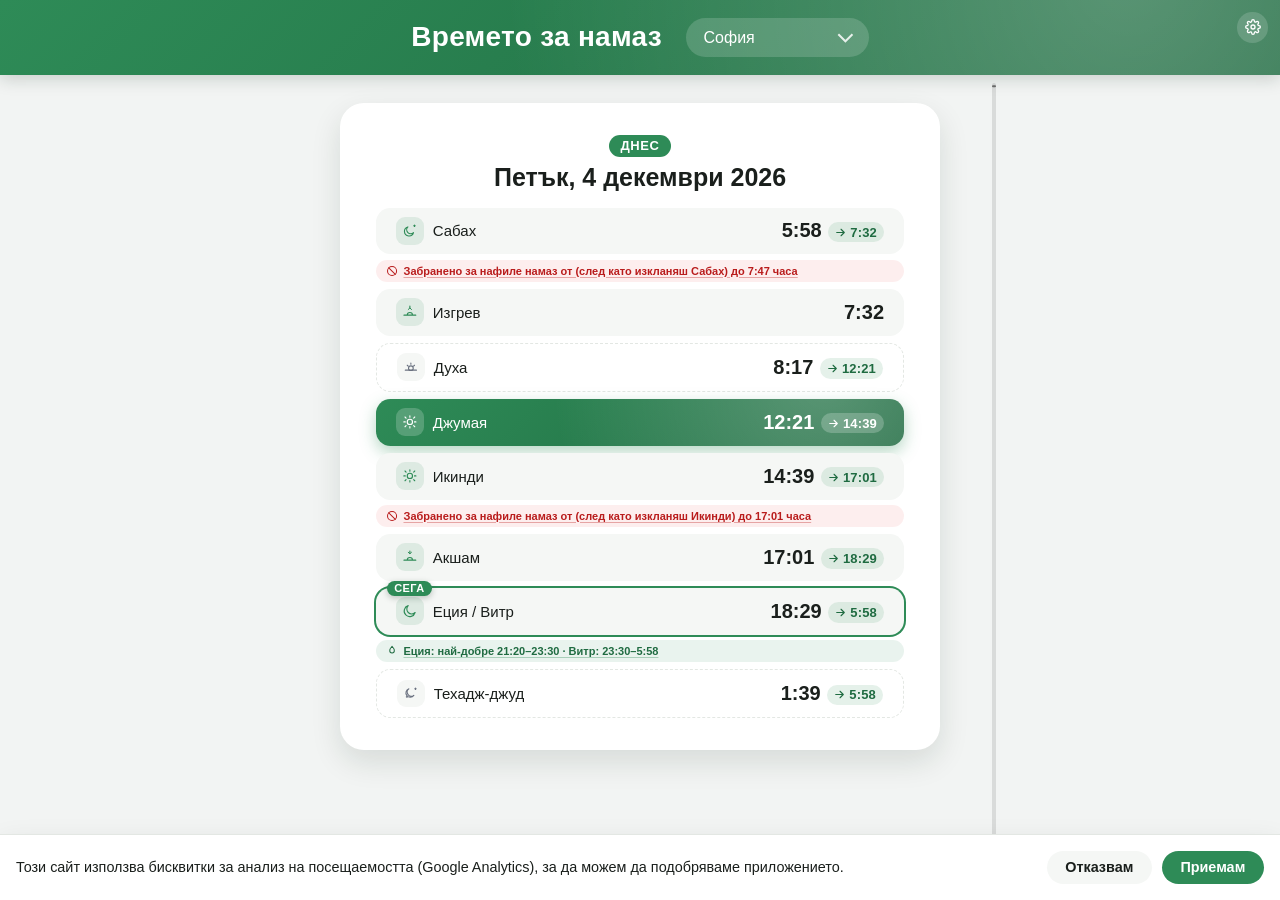
<file: index.html>
<!DOCTYPE html>
<html lang="bg">
    <head>
        <meta charset="UTF-8" />
        <meta http-equiv="X-UA-Compatible" content="IE=edge" />
        <meta name="viewport" content="width=device-width, initial-scale=1.0" />
        <title data-i18n="pageTitle">Календар за намаз 2025</title>
        <link rel="icon" type="image/x-icon" href="/images/favicon.ico" />
        <script>
            (function () {
                var mode = localStorage.getItem('themeMode') || 'system';
                var prefersDark = window.matchMedia(
                    '(prefers-color-scheme: dark)'
                ).matches;
                var resolved =
                    mode === 'system' ? (prefersDark ? 'dark' : 'light') : mode;
                document.documentElement.setAttribute('data-theme', resolved);

                var colorTheme = localStorage.getItem('colorTheme');
                if (colorTheme && colorTheme !== 'green') {
                    document.documentElement.setAttribute(
                        'data-color-theme',
                        colorTheme
                    );
                }

                var language = localStorage.getItem('appLanguage') || 'bg';
                document.documentElement.setAttribute('lang', language);
            })();
        </script>
        <link rel="stylesheet" href="./style.css" />
        <link rel="manifest" href="/manifest.json" />
        <link
            rel="stylesheet"
            href="https://cdn.jsdelivr.net/npm/swiper@9.4.1/swiper-bundle.min.css"
        />
        <script src="https://cdn.jsdelivr.net/npm/swiper@9.4.1/swiper-bundle.min.js"></script>
    </head>

    <body>
        <div class="app-shell">
            <header class="header">
                <button
                    id="settings-button"
                    class="settings-button"
                    type="button"
                    data-i18n-aria="settingsAriaLabel"
                    aria-label="Настройки"
                >
                    <svg
                        viewBox="0 0 24 24"
                        fill="none"
                        stroke="currentColor"
                        stroke-width="2"
                        stroke-linecap="round"
                        stroke-linejoin="round"
                        aria-hidden="true"
                    >
                        <circle cx="12" cy="12" r="3" />
                        <path
                            d="M19.4 15a1.7 1.7 0 0 0 .34 1.87l.06.06a2 2 0 1 1-2.83 2.83l-.06-.06a1.7 1.7 0 0 0-1.87-.34 1.7 1.7 0 0 0-1.04 1.56V21a2 2 0 0 1-4 0v-.09A1.7 1.7 0 0 0 9 19.4a1.7 1.7 0 0 0-1.87.34l-.06.06a2 2 0 1 1-2.83-2.83l.06-.06A1.7 1.7 0 0 0 4.6 15a1.7 1.7 0 0 0-1.56-1.04H3a2 2 0 0 1 0-4h.09A1.7 1.7 0 0 0 4.6 9a1.7 1.7 0 0 0-.34-1.87l-.06-.06a2 2 0 1 1 2.83-2.83l.06.06A1.7 1.7 0 0 0 9 4.6a1.7 1.7 0 0 0 1.04-1.56V3a2 2 0 0 1 4 0v.09A1.7 1.7 0 0 0 15 4.6a1.7 1.7 0 0 0 1.87-.34l.06-.06a2 2 0 1 1 2.83 2.83l-.06.06A1.7 1.7 0 0 0 19.4 9a1.7 1.7 0 0 0 1.56 1.04H21a2 2 0 0 1 0 4h-.09a1.7 1.7 0 0 0-1.56 1.04Z"
                        />
                    </svg>
                </button>
                <h1 class="app-title" data-i18n="appTitle">Времето за намаз</h1>
                <div class="city-select-wrapper">
                    <select name="city" id="selected-city" class="city-select">
                        <option value="aytos">Айтос</option>
                        <option value="balchik">Балчик</option>
                        <option value="blagoevgrad">Благоевград</option>
                        <option value="burgas">Бургас</option>
                        <option value="byala">Бяла</option>
                        <option value="varna">Варна</option>
                        <option value="velikipreslav">Велики Преслав</option>
                        <option value="velikotarnovo">Велико Търново</option>
                        <option value="velingrad">Велинград</option>
                        <option value="gornaoryahovitsa">Горна Оряховица</option>
                        <option value="gotzedelchev">Гоце Делчев</option>
                        <option value="dobrich">Добрич</option>
                        <option value="isperih">Исперих</option>
                        <option value="kavarna">Каварна</option>
                        <option value="kaolinovo">Каолиново</option>
                        <option value="karlovo">Карлово</option>
                        <option value="karnobat">Карнобат</option>
                        <option value="kneja">Кнежа</option>
                        <option value="kotel">Котел</option>
                        <option value="krumovgrad">Крумовград</option>
                        <option value="kubrat">Кубрат</option>
                        <option value="kardjali">Кърджали</option>
                        <option value="lovech">Ловеч</option>
                        <option value="madan">Мадан</option>
                        <option value="montana">Монтана</option>
                        <option value="nikipol">Никопол</option>
                        <option value="novazagora">Нова Загора</option>
                        <option value="novipazar">Нови пазар</option>
                        <option value="pazardzhik">Пазарджик</option>
                        <option value="pleven">Плевен</option>
                        <option value="plovdiv">Пловдив</option>
                        <option value="provadiya">Провадия</option>
                        <option value="razgrad">Разград</option>
                        <option value="ruse">Русе</option>
                        <option value="svistov">Свищов</option>
                        <option value="silistra">Силистра</option>
                        <option value="sitovo">Ситово</option>
                        <option value="sliven">Сливен</option>
                        <option value="smolyan">Смолян</option>
                        <option value="sofia" selected="selected">София</option>
                        <option value="starazagora">Стара Загора</option>
                        <option value="tvarditza">Твърдица</option>
                        <option value="targoviste">Търговище</option>
                        <option value="harmanli">Харманли</option>
                        <option value="haskovo">Хасково</option>
                        <option value="shumen">Шумен</option>
                        <option value="yakoruda">Якоруда</option>
                        <option value="yambol">Ямбол</option>
                    </select>
                </div>
                <button
                    id="today-button"
                    class="today-button"
                    type="button"
                    data-i18n="todayButton"
                    hidden
                >
                    Върни се към днес
                </button>
                <button
                    id="install-button"
                    class="install-button"
                    type="button"
                    hidden
                >
                    <svg
                        viewBox="0 0 24 24"
                        fill="none"
                        stroke="currentColor"
                        stroke-width="2"
                        stroke-linecap="round"
                        stroke-linejoin="round"
                        aria-hidden="true"
                    >
                        <path d="M12 3v12M7 10l5 5 5-5" />
                        <path d="M4 18v2a1 1 0 0 0 1 1h14a1 1 0 0 0 1-1v-2" />
                    </svg>
                    <span data-i18n="installButton">Инсталирай</span>
                </button>
            </header>
            <div id="ios-install-instructions" class="modal" hidden>
                <div class="modal__card">
                    <button
                        class="modal__close"
                        type="button"
                        data-i18n-aria="closeAriaLabel"
                        aria-label="Затвори"
                    >
                        &times;
                    </button>
                    <h3 data-i18n="iosInstallTitle">Инсталиране на iPhone</h3>
                    <ol>
                        <li>
                            <span data-i18n="iosStep1Pre">Натиснете бутона</span>
                            <strong data-i18n="iosShareWord">Споделяне</strong>
                            <svg
                                class="share-icon"
                                viewBox="0 0 24 24"
                                fill="none"
                                stroke="currentColor"
                                stroke-width="2"
                                stroke-linecap="round"
                                stroke-linejoin="round"
                                aria-hidden="true"
                            >
                                <path d="M12 16V4M8 8l4-4 4 4" />
                                <path
                                    d="M5 12v7a1 1 0 0 0 1 1h12a1 1 0 0 0 1-1v-7"
                                />
                            </svg>
                            <span data-i18n="iosStep1Post">в лентата на Safari.</span>
                        </li>
                        <li>
                            <span data-i18n="iosStep2Pre">Превъртете надолу и изберете</span>
                            <strong data-i18n="iosAddToHomeScreen">„Добави към начален екран“</strong>.
                        </li>
                        <li>
                            <span data-i18n="iosStep3Pre">Натиснете</span>
                            <strong data-i18n="iosAddWord">„Добави“</strong>
                            <span data-i18n="iosStep3Post">горе вдясно.</span>
                        </li>
                    </ol>
                </div>
            </div>
            <div id="forbidden-info-modal" class="modal" hidden>
                <div class="modal__card">
                    <button
                        class="modal__close"
                        type="button"
                        data-i18n-aria="closeAriaLabel"
                        aria-label="Затвори"
                    >
                        &times;
                    </button>
                    <h3 data-i18n="forbiddenInfoTitle">
                        Забранени времена за намаз
                    </h3>
                    <p data-i18n="forbiddenInfoNotAllowed">
                        Нафиле намаз без причина не е позволен.
                    </p>
                    <p data-i18n="forbiddenInfoIntro">
                        Три периода през деня:
                    </p>
                    <ol>
                        <li data-i18n="forbiddenInfoItem1">
                            След Сабах, до ~15 мин. след Изгрев.
                        </li>
                        <li data-i18n="forbiddenInfoItem2">
                            По пладне, в зенита (без петък — заради
                            Джумая).
                        </li>
                        <li data-i18n="forbiddenInfoItem3">
                            След Икинди, до залез (Акшам).
                        </li>
                    </ol>
                    <p
                        class="forbidden-info-source"
                        data-i18n="forbiddenInfoPrayedNote"
                    >
                        Забраната е след извършване на Сабах/Икинди, не от
                        началото на времето му.
                    </p>
                    <p class="forbidden-info-subheading" data-i18n="forbiddenInfoAllowedTitle">
                        Позволено (по причина)
                    </p>
                    <ul>
                        <li data-i18n="forbiddenInfoAllowed1">
                            Када (пропуснат намаз)
                        </li>
                        <li data-i18n="forbiddenInfoAllowed2">
                            Тахиятул-масджид
                        </li>
                        <li data-i18n="forbiddenInfoAllowed3">
                            Сунна на Сабах
                        </li>
                        <li data-i18n="forbiddenInfoAllowed4">
                            След абдест
                        </li>
                    </ul>
                    <p
                        class="forbidden-info-source"
                        data-i18n="forbiddenInfoJanazahNote"
                    >
                        За джаназа мненията се различават — питайте имам.
                    </p>
                    <p class="forbidden-info-source">
                        <span data-i18n="forbiddenInfoSourcePre">
                            Извор: Сахих ал-Бухари и Сахих Муслим.
                        </span>
                        <a
                            href="https://islamqa.info/en/answers/48998"
                            target="_blank"
                            rel="noopener noreferrer"
                            data-i18n="forbiddenInfoSourceLink"
                            >Повече информация</a
                        >
                    </p>
                </div>
            </div>
            <div id="recommended-info-modal" class="modal" hidden>
                <div class="modal__card">
                    <button
                        class="modal__close"
                        type="button"
                        data-i18n-aria="closeAriaLabel"
                        aria-label="Затвори"
                    >
                        &times;
                    </button>
                    <h3 data-i18n="recommendedInfoTitle">
                        Препоръчително време за Еция и Витр
                    </h3>
                    <p id="recommended-info-isha"></p>
                    <p data-i18n="recommendedInfoWitr">
                        За Витр: ако си сигурен, че ще станеш — по-добре
                        във втората половина на нощта (Сахих Муслим). Ако
                        не си сигурен — веднага след Еция. Ако ще правиш
                        Тахаджуд: изклани Еция, поспи, а после стани за
                        Тахаджуд — Витр е добре да бъде последният ти
                        намаз през нощта, ако си сигурен, че ще станеш.
                    </p>
                    <p
                        class="forbidden-info-source"
                        data-i18n="recommendedInfoSourcePre"
                    >
                        Извор: Сахих ал-Бухари и Сахих Муслим.
                    </p>
                </div>
            </div>
            <div id="settings-modal" class="modal" hidden>
                <div class="modal__card">
                    <button
                        class="modal__close"
                        type="button"
                        data-i18n-aria="closeAriaLabel"
                        aria-label="Затвори"
                    >
                        &times;
                    </button>
                    <h3 data-i18n="settingsTitle">Настройки</h3>

                    <p class="settings-section-label" data-i18n="themeLabel">Тема</p>
                    <div class="theme-toggle" role="group" aria-label="Тема">
                        <button
                            type="button"
                            class="theme-toggle__option"
                            data-theme-mode="light"
                            data-i18n="themeLight"
                        >
                            Светла
                        </button>
                        <button
                            type="button"
                            class="theme-toggle__option"
                            data-theme-mode="dark"
                            data-i18n="themeDark"
                        >
                            Тъмна
                        </button>
                        <button
                            type="button"
                            class="theme-toggle__option"
                            data-theme-mode="system"
                            data-i18n="themeSystem"
                        >
                            Системна
                        </button>
                    </div>

                    <p class="settings-section-label" data-i18n="colorLabel">Цвят</p>
                    <div
                        class="color-swatches"
                        role="group"
                        aria-label="Цветова тема"
                    >
                        <button
                            type="button"
                            class="color-swatch"
                            data-color-theme-option="green"
                            style="--swatch-color: #2e8b57"
                            data-i18n-aria="colorGreen"
                            aria-label="Зелен"
                        ></button>
                        <button
                            type="button"
                            class="color-swatch"
                            data-color-theme-option="blue"
                            style="--swatch-color: #2563eb"
                            data-i18n-aria="colorBlue"
                            aria-label="Син"
                        ></button>
                        <button
                            type="button"
                            class="color-swatch"
                            data-color-theme-option="teal"
                            style="--swatch-color: #0d9488"
                            data-i18n-aria="colorTeal"
                            aria-label="Тюркоазен"
                        ></button>
                        <button
                            type="button"
                            class="color-swatch"
                            data-color-theme-option="purple"
                            style="--swatch-color: #7c3aed"
                            data-i18n-aria="colorPurple"
                            aria-label="Лилав"
                        ></button>
                        <button
                            type="button"
                            class="color-swatch"
                            data-color-theme-option="amber"
                            style="--swatch-color: #d97706"
                            data-i18n-aria="colorAmber"
                            aria-label="Кехлибарен"
                        ></button>
                        <button
                            type="button"
                            class="color-swatch"
                            data-color-theme-option="rose"
                            style="--swatch-color: #e11d48"
                            data-i18n-aria="colorRose"
                            aria-label="Розов"
                        ></button>
                        <button
                            type="button"
                            class="color-swatch"
                            data-color-theme-option="indigo"
                            style="--swatch-color: #4f46e5"
                            data-i18n-aria="colorIndigo"
                            aria-label="Индиго"
                        ></button>
                        <button
                            type="button"
                            class="color-swatch"
                            data-color-theme-option="sky"
                            style="--swatch-color: #0284c7"
                            data-i18n-aria="colorSky"
                            aria-label="Небесносин"
                        ></button>
                        <button
                            type="button"
                            class="color-swatch"
                            data-color-theme-option="orange"
                            style="--swatch-color: #ea580c"
                            data-i18n-aria="colorOrange"
                            aria-label="Оранжев"
                        ></button>
                        <button
                            type="button"
                            class="color-swatch"
                            data-color-theme-option="pink"
                            style="--swatch-color: #db2777"
                            data-i18n-aria="colorPink"
                            aria-label="Розово-лилав"
                        ></button>
                    </div>

                    <p class="settings-section-label" data-i18n="prayerNamesLabel">Имена на молитвите</p>
                    <div
                        class="theme-toggle"
                        role="group"
                        aria-label="Имена на молитвите"
                    >
                        <button
                            type="button"
                            class="theme-toggle__option"
                            data-prayer-name-style="default"
                            data-i18n="styleDefault"
                        >
                            По подразбиране
                        </button>
                        <button
                            type="button"
                            class="theme-toggle__option"
                            data-prayer-name-style="arabic"
                            data-i18n="styleArabic"
                        >
                            Арабски
                        </button>
                        <button
                            type="button"
                            class="theme-toggle__option"
                            data-prayer-name-style="descriptive"
                            data-i18n="styleDescriptive"
                        >
                            Описателен
                        </button>
                    </div>

                    <p class="settings-section-label" data-i18n="languageLabel">Език</p>
                    <div class="theme-toggle" role="group" aria-label="Език">
                        <button
                            type="button"
                            class="theme-toggle__option"
                            data-language="bg"
                        >
                            Български
                        </button>
                        <button
                            type="button"
                            class="theme-toggle__option"
                            data-language="en"
                        >
                            English
                        </button>
                    </div>
                </div>
            </div>
            <main id="content">
                <div id="swiper" class="swiper">
                    <!-- Additional required wrapper -->
                    <div class="swiper-wrapper">
                        <!-- Slides -->
                    </div>
                    <!-- If we need scrollbar -->
                    <div class="swiper-scrollbar"></div>
                </div>
            </main>
        </div>
        <div id="cookie-banner" class="cookie-banner" hidden>
            <p class="cookie-banner__text" data-i18n="cookieText">
                Този сайт използва бисквитки за анализ на посещаемостта
                (Google Analytics), за да можем да подобряваме
                приложението.
            </p>
            <div class="cookie-banner__actions">
                <button
                    id="cookie-decline"
                    type="button"
                    class="cookie-banner__button cookie-banner__button--ghost"
                    data-i18n="cookieDecline"
                >
                    Отказвам
                </button>
                <button
                    id="cookie-accept"
                    type="button"
                    class="cookie-banner__button"
                    data-i18n="cookieAccept"
                >
                    Приемам
                </button>
            </div>
        </div>
        <script src="./app.js"></script>
    </body>
</html>
</file>
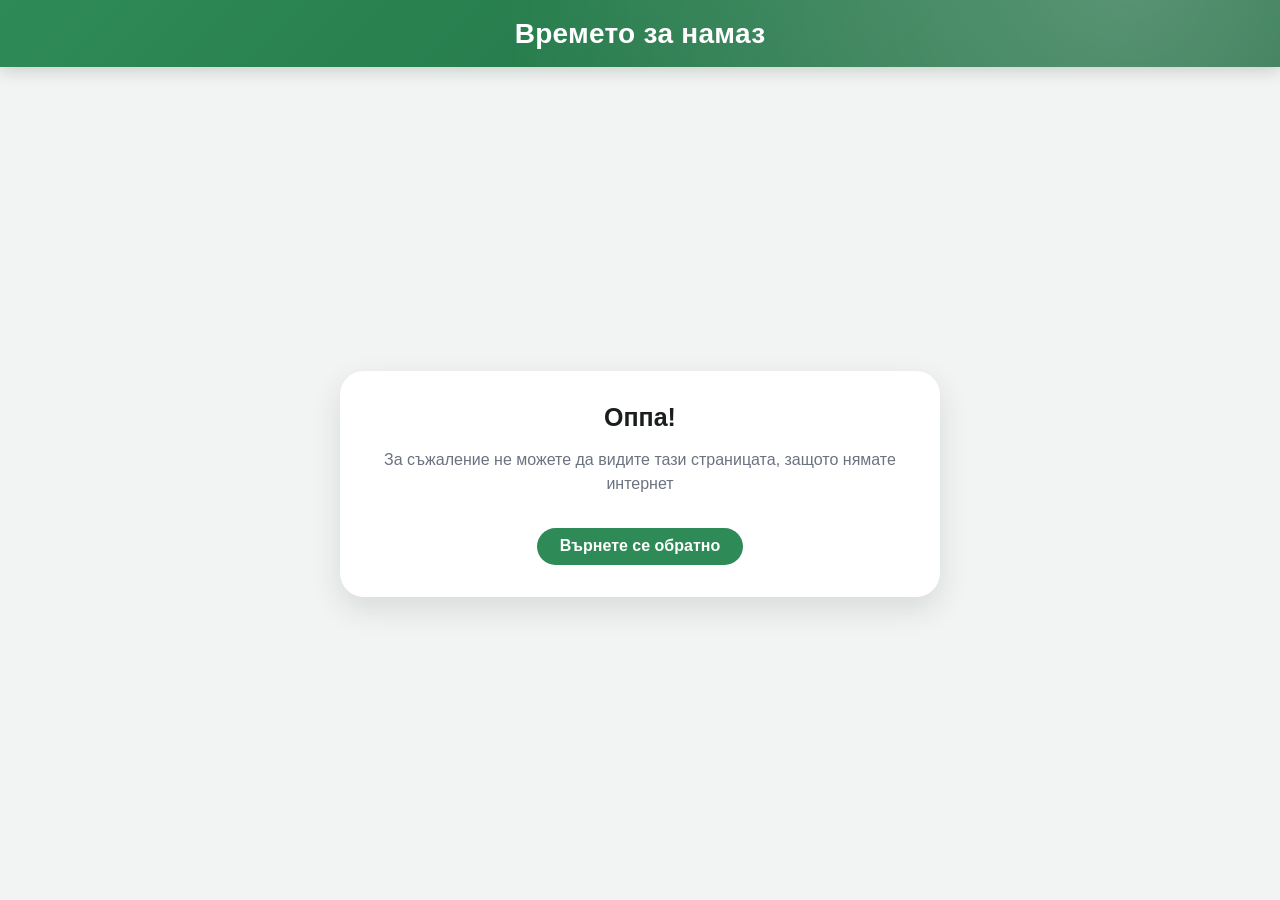
<file: fallback.html>
<!DOCTYPE html>
<html lang="bg">
    <head>
        <meta charset="UTF-8" />
        <meta http-equiv="X-UA-Compatible" content="IE=edge" />
        <meta name="viewport" content="width=device-width, initial-scale=1.0" />
        <title data-i18n-bg="Календар за намаз" data-i18n-en="Prayer Times Calendar">Календар за намаз</title>
        <link rel="icon" type="image/x-icon" href="/images/favicon.ico" />
        <script>
            (function () {
                var mode = localStorage.getItem('themeMode') || 'system';
                var prefersDark = window.matchMedia(
                    '(prefers-color-scheme: dark)'
                ).matches;
                var resolved =
                    mode === 'system' ? (prefersDark ? 'dark' : 'light') : mode;
                document.documentElement.setAttribute('data-theme', resolved);

                var colorTheme = localStorage.getItem('colorTheme');
                if (colorTheme && colorTheme !== 'green') {
                    document.documentElement.setAttribute(
                        'data-color-theme',
                        colorTheme
                    );
                }

                // This offline page doesn't run the main app.js translation
                // logic, so it carries its own tiny bg/en text lookup.
                var language = localStorage.getItem('appLanguage') || 'bg';
                document.documentElement.setAttribute('lang', language);
                document.addEventListener('DOMContentLoaded', function () {
                    document
                        .querySelectorAll('[data-i18n-bg]')
                        .forEach(function (el) {
                            var text = el.getAttribute(
                                language === 'en' ? 'data-i18n-en' : 'data-i18n-bg'
                            );
                            if (text) {
                                el.textContent = text;
                            }
                        });
                });
            })();
        </script>
        <link rel="stylesheet" href="./style.css" />
        <link rel="manifest" href="/manifest.json" />
        <link
            rel="stylesheet"
            href="https://cdn.jsdelivr.net/npm/swiper@9/swiper-bundle.min.css"
        />
        <script src="https://cdn.jsdelivr.net/npm/swiper@9/swiper-bundle.min.js"></script>
    </head>

    <body>
        <div class="app-shell">
            <header class="header">
                <h1
                    class="app-title"
                    data-i18n-bg="Времето за намаз"
                    data-i18n-en="Prayer Times"
                >
                    Времето за намаз
                </h1>
            </header>
            <main id="content" class="fallback-content">
                <div class="day-card fallback-card">
                    <h2 class="date" data-i18n-bg="Оппа!" data-i18n-en="Oops!">
                        Оппа!
                    </h2>
                    <p
                        data-i18n-bg="За съжаление не можете да видите тази страницата, защото нямате интернет"
                        data-i18n-en="Sorry, you can't see this page because you have no internet connection"
                    >
                        За съжаление не можете да видите тази страницата,
                        защото нямате интернет
                    </p>
                    <a
                        class="back-link"
                        href="/"
                        data-i18n-bg="Върнете се обратно"
                        data-i18n-en="Go back"
                    >
                        Върнете се обратно
                    </a>
                </div>
            </main>
        </div>
        <script src="./app.js"></script>
    </body>
</html>
</file>
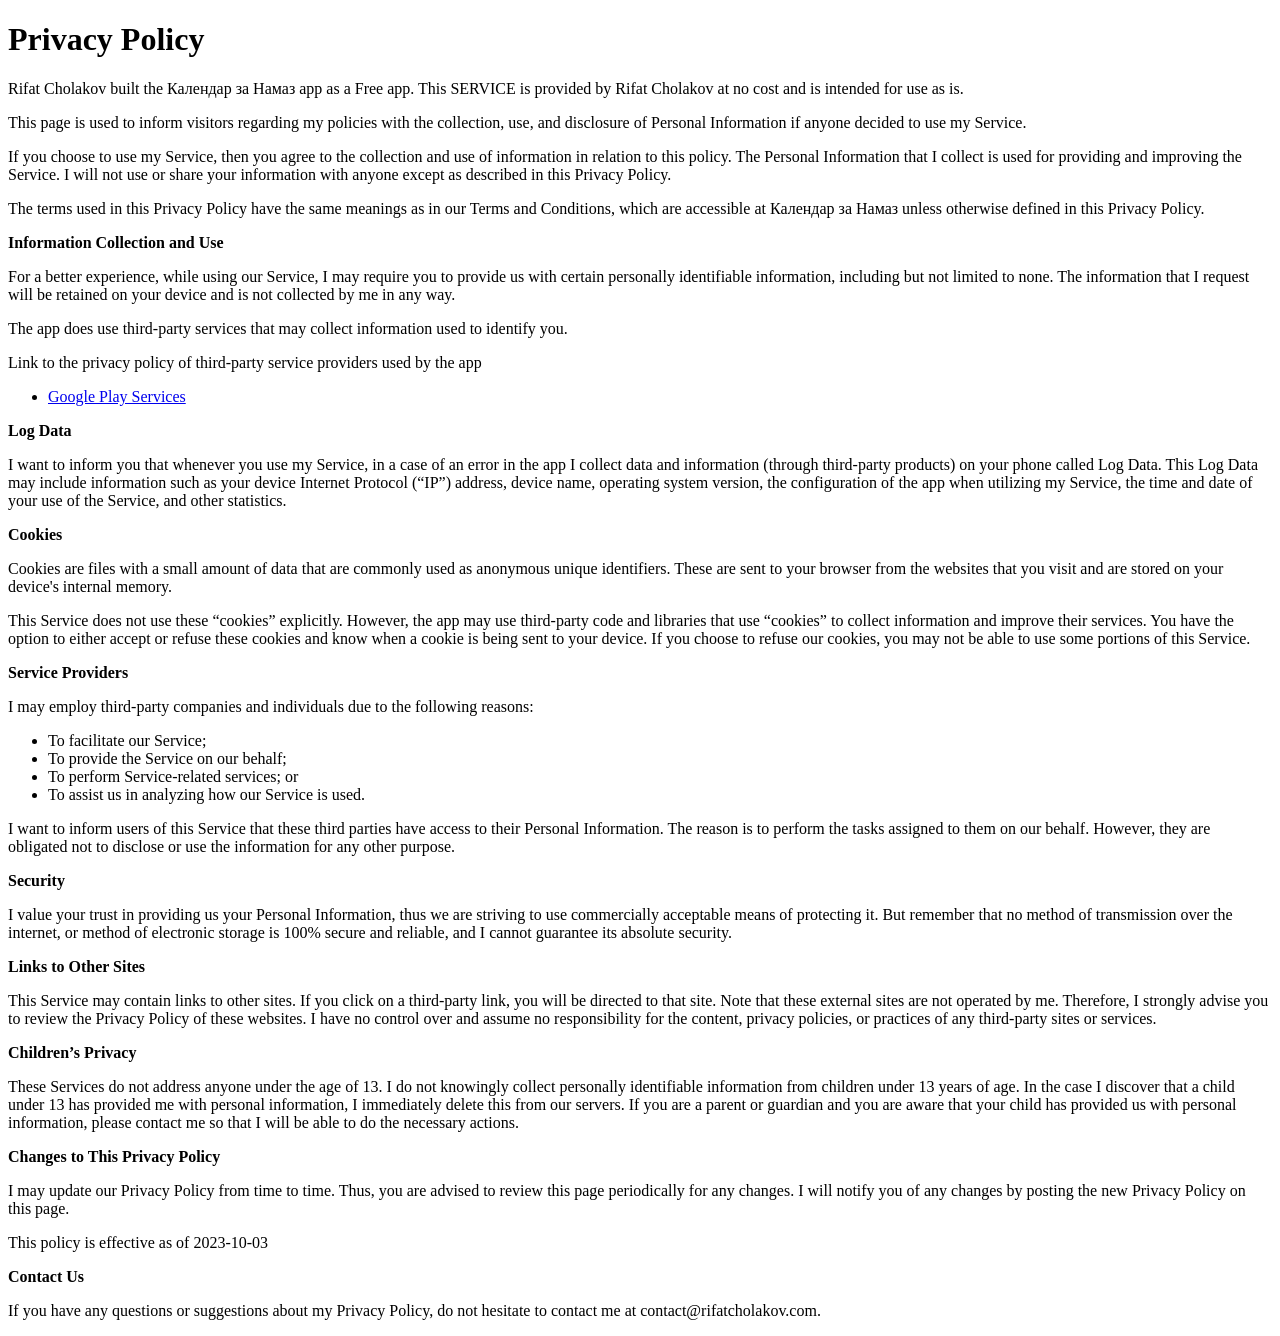
<file: privacy-policy.html>
<!DOCTYPE html>
<html lang="en">
    <head>
        <meta charset="UTF-8" />
        <meta http-equiv="X-UA-Compatible" content="IE=edge" />
        <meta name="viewport" content="width=device-width, initial-scale=1.0" />
        <title>Календар за намаз</title>
        <link rel="icon" type="image/x-icon" href="/images/favicon.ico" />
        <link rel="manifest" href="/manifest.json" />
    </head>

    <body>
        <h1>Privacy Policy</h1>
        <p>
            Rifat Cholakov built the Календар за Намаз app as a Free app. This
            SERVICE is provided by Rifat Cholakov at no cost and is intended for
            use as is.
        </p>
        <p>
            This page is used to inform visitors regarding my policies with the
            collection, use, and disclosure of Personal Information if anyone
            decided to use my Service.
        </p>
        <p>
            If you choose to use my Service, then you agree to the collection
            and use of information in relation to this policy. The Personal
            Information that I collect is used for providing and improving the
            Service. I will not use or share your information with anyone except
            as described in this Privacy Policy.
        </p>
        <p>
            The terms used in this Privacy Policy have the same meanings as in
            our Terms and Conditions, which are accessible at Календар за Намаз
            unless otherwise defined in this Privacy Policy.
        </p>
        <p><strong>Information Collection and Use</strong></p>
        <p>
            For a better experience, while using our Service, I may require you
            to provide us with certain personally identifiable information,
            including but not limited to none. The information that I request
            will be retained on your device and is not collected by me in any
            way.
        </p>
        <div>
            <p>
                The app does use third-party services that may collect
                information used to identify you.
            </p>
            <p>
                Link to the privacy policy of third-party service providers used
                by the app
            </p>
            <ul>
                <li>
                    <a
                        href="https://www.google.com/policies/privacy/"
                        target="_blank"
                        rel="noopener noreferrer"
                        >Google Play Services</a
                    >
                </li>
                <!----><!----><!----><!----><!----><!----><!----><!----><!----><!----><!----><!----><!----><!----><!----><!----><!----><!----><!----><!----><!----><!----><!----><!----><!----><!----><!----><!---->
            </ul>
        </div>
        <p><strong>Log Data</strong></p>
        <p>
            I want to inform you that whenever you use my Service, in a case of
            an error in the app I collect data and information (through
            third-party products) on your phone called Log Data. This Log Data
            may include information such as your device Internet Protocol (“IP”)
            address, device name, operating system version, the configuration of
            the app when utilizing my Service, the time and date of your use of
            the Service, and other statistics.
        </p>
        <p><strong>Cookies</strong></p>
        <p>
            Cookies are files with a small amount of data that are commonly used
            as anonymous unique identifiers. These are sent to your browser from
            the websites that you visit and are stored on your device's internal
            memory.
        </p>
        <p>
            This Service does not use these “cookies” explicitly. However, the
            app may use third-party code and libraries that use “cookies” to
            collect information and improve their services. You have the option
            to either accept or refuse these cookies and know when a cookie is
            being sent to your device. If you choose to refuse our cookies, you
            may not be able to use some portions of this Service.
        </p>
        <p><strong>Service Providers</strong></p>
        <p>
            I may employ third-party companies and individuals due to the
            following reasons:
        </p>
        <ul>
            <li>To facilitate our Service;</li>
            <li>To provide the Service on our behalf;</li>
            <li>To perform Service-related services; or</li>
            <li>To assist us in analyzing how our Service is used.</li>
        </ul>
        <p>
            I want to inform users of this Service that these third parties have
            access to their Personal Information. The reason is to perform the
            tasks assigned to them on our behalf. However, they are obligated
            not to disclose or use the information for any other purpose.
        </p>
        <p><strong>Security</strong></p>
        <p>
            I value your trust in providing us your Personal Information, thus
            we are striving to use commercially acceptable means of protecting
            it. But remember that no method of transmission over the internet,
            or method of electronic storage is 100% secure and reliable, and I
            cannot guarantee its absolute security.
        </p>
        <p><strong>Links to Other Sites</strong></p>
        <p>
            This Service may contain links to other sites. If you click on a
            third-party link, you will be directed to that site. Note that these
            external sites are not operated by me. Therefore, I strongly advise
            you to review the Privacy Policy of these websites. I have no
            control over and assume no responsibility for the content, privacy
            policies, or practices of any third-party sites or services.
        </p>
        <p><strong>Children’s Privacy</strong></p>
        <div>
            <p>
                These Services do not address anyone under the age of 13. I do
                not knowingly collect personally identifiable information from
                children under 13 years of age. In the case I discover that a
                child under 13 has provided me with personal information, I
                immediately delete this from our servers. If you are a parent or
                guardian and you are aware that your child has provided us with
                personal information, please contact me so that I will be able
                to do the necessary actions.
            </p>
        </div>
        <!---->
        <p><strong>Changes to This Privacy Policy</strong></p>
        <p>
            I may update our Privacy Policy from time to time. Thus, you are
            advised to review this page periodically for any changes. I will
            notify you of any changes by posting the new Privacy Policy on this
            page.
        </p>
        <p>This policy is effective as of 2023-10-03</p>
        <p><strong>Contact Us</strong></p>
        <p>
            If you have any questions or suggestions about my Privacy Policy, do
            not hesitate to contact me at contact@rifatcholakov.com.
        </p>
    </body>
</html>
</file>
<file: style.css>
:root {
    color-scheme: light;
    --color-primary: #2e8b57;
    --color-primary-dark: #1f6b41;
    --color-primary-rgb: 46, 139, 87;
    --color-bg: #f2f4f3;
    --color-surface: #ffffff;
    --color-surface-alt: #f5f7f5;
    --color-text: #1a1f1c;
    --color-muted: #6b7280;
    --color-border: #e3e7e3;
    --radius-lg: 1.5rem;
    --radius-md: 0.9rem;
    --radius-pill: 999px;
    --shadow-elevated: 0 12px 30px rgba(15, 40, 25, 0.12);
    --safe-top: env(safe-area-inset-top, 0px);
    --safe-bottom: env(safe-area-inset-bottom, 0px);
    --safe-left: env(safe-area-inset-left, 0px);
    --safe-right: env(safe-area-inset-right, 0px);
}

:root[data-theme='dark'] {
    color-scheme: dark;
    --color-bg: #0c100e;
    --color-surface: #161e1a;
    --color-surface-alt: #232d28;
    --color-text: #f2f5f2;
    --color-muted: #94a49d;
    --color-border: #313d37;
    --shadow-elevated: 0 16px 34px rgba(0, 0, 0, 0.55);
}

:root[data-color-theme='blue'] {
    --color-primary: #2563eb;
    --color-primary-dark: #1d4ed8;
    --color-primary-rgb: 37, 99, 235;
}

:root[data-color-theme='teal'] {
    --color-primary: #0d9488;
    --color-primary-dark: #0f766e;
    --color-primary-rgb: 13, 148, 136;
}

:root[data-color-theme='purple'] {
    --color-primary: #7c3aed;
    --color-primary-dark: #6d28d9;
    --color-primary-rgb: 124, 58, 237;
}

:root[data-color-theme='amber'] {
    --color-primary: #d97706;
    --color-primary-dark: #b45309;
    --color-primary-rgb: 217, 119, 6;
}

:root[data-color-theme='rose'] {
    --color-primary: #e11d48;
    --color-primary-dark: #be123c;
    --color-primary-rgb: 225, 29, 72;
}

:root[data-color-theme='indigo'] {
    --color-primary: #4f46e5;
    --color-primary-dark: #4338ca;
    --color-primary-rgb: 79, 70, 229;
}

:root[data-color-theme='sky'] {
    --color-primary: #0284c7;
    --color-primary-dark: #0369a1;
    --color-primary-rgb: 2, 132, 199;
}

:root[data-color-theme='orange'] {
    --color-primary: #ea580c;
    --color-primary-dark: #c2410c;
    --color-primary-rgb: 234, 88, 12;
}

:root[data-color-theme='pink'] {
    --color-primary: #db2777;
    --color-primary-dark: #be185d;
    --color-primary-rgb: 219, 39, 119;
}

* {
    box-sizing: border-box;
}

html,
body {
    height: 100%;
    margin: 0;
    padding: 0;
    overflow: hidden;
}

body {
    background: var(--color-bg);
    font-family: 'Helvetica Neue', Helvetica, Arial, sans-serif;
    font-size: 16px;
    color: var(--color-text);
    -webkit-font-smoothing: antialiased;
    -webkit-tap-highlight-color: transparent;
}

.app-shell {
    display: flex;
    flex-direction: column;
    height: 100vh;
    height: 100dvh;
}

.header {
    position: relative;
    z-index: 1;
    flex: 0 0 auto;
    background:
        radial-gradient(circle at 88% -30%, rgba(255, 255, 255, 0.25), transparent 55%),
        linear-gradient(135deg, var(--color-primary), var(--color-primary-dark));
    color: #fff;
    padding: calc(1.1rem + var(--safe-top)) calc(1rem + var(--safe-right)) 1.1rem
        calc(1rem + var(--safe-left));
    display: flex;
    flex-direction: column;
    align-items: center;
    gap: 0.65rem;
    text-align: center;
    box-shadow: 0 4px 16px rgba(15, 40, 25, 0.18);
}

.app-title {
    font-size: clamp(1.3rem, 5vw, 1.75rem);
    font-weight: 700;
    margin: 0;
    letter-spacing: 0.01em;
}

.city-select-wrapper {
    position: relative;
    width: 100%;
    max-width: 320px;
}

.city-select-wrapper::after {
    content: '';
    position: absolute;
    right: 1.1em;
    top: 50%;
    width: 0.55em;
    height: 0.55em;
    border-right: 2px solid rgba(255, 255, 255, 0.85);
    border-bottom: 2px solid rgba(255, 255, 255, 0.85);
    transform: translateY(-70%) rotate(45deg);
    pointer-events: none;
}

.city-select {
    width: 100%;
    appearance: none;
    -webkit-appearance: none;
    font-size: 1rem;
    font-family: inherit;
    padding: 0.7em 2.2em 0.7em 1.1em;
    border: none;
    border-radius: var(--radius-pill);
    background: rgba(255, 255, 255, 0.16);
    color: #fff;
    touch-action: manipulation;
}

.city-select:focus-visible {
    outline: 2px solid rgba(255, 255, 255, 0.75);
    outline-offset: 2px;
}

.city-select option {
    color: var(--color-text);
}

.install-button {
    display: inline-flex;
    align-items: center;
    gap: 0.4em;
    padding: 0.55em 1em;
    border: none;
    border-radius: var(--radius-pill);
    background: rgba(255, 255, 255, 0.16);
    color: #fff;
    font-family: inherit;
    font-size: 0.85rem;
    font-weight: 600;
    cursor: pointer;
    touch-action: manipulation;
}

.install-button[hidden] {
    display: none;
}

.install-button:hover {
    background: rgba(255, 255, 255, 0.26);
}

.install-button svg {
    width: 1.1em;
    height: 1.1em;
    flex: 0 0 auto;
}

.settings-button {
    position: absolute;
    top: calc(0.75rem + var(--safe-top));
    right: calc(0.75rem + var(--safe-right));
    z-index: 2;
    display: inline-flex;
    align-items: center;
    justify-content: center;
    width: 2.3em;
    height: 2.3em;
    padding: 0;
    border: none;
    border-radius: 50%;
    background: rgba(255, 255, 255, 0.16);
    color: #fff;
    cursor: pointer;
    touch-action: manipulation;
}

.settings-button:hover {
    background: rgba(255, 255, 255, 0.26);
}

.settings-button svg {
    width: 1.2em;
    height: 1.2em;
}

.modal {
    position: fixed;
    inset: 0;
    z-index: 100;
    display: flex;
    align-items: center;
    justify-content: center;
    padding: 1.25rem;
    background: rgba(0, 0, 0, 0.5);
}

.modal[hidden] {
    display: none;
}

.modal__card {
    position: relative;
    width: 100%;
    max-width: 360px;
    max-height: 100%;
    overflow-y: auto;
    background: var(--color-surface);
    border-radius: var(--radius-lg);
    box-shadow: var(--shadow-elevated);
    padding: 1.5rem 1.5rem 1.25rem;
}

.modal__card h3 {
    margin: 0 0 0.75rem;
    font-size: 1.1rem;
    color: var(--color-text);
}

.modal__card p {
    margin: 0 0 0.75rem;
    color: var(--color-text);
    line-height: 1.5;
    font-size: 0.92rem;
}

.modal__card p:last-child {
    margin-bottom: 0;
}

.modal__card ol,
.modal__card ul {
    margin: 0 0 0.75rem;
    padding-left: 1.2rem;
    color: var(--color-text);
    line-height: 1.6;
}

.modal__card li {
    margin-bottom: 0.6rem;
    font-size: 0.92rem;
}

.modal__card li:last-child {
    margin-bottom: 0;
}

.modal__card p.forbidden-info-subheading {
    margin-bottom: 0.4rem;
    font-size: 0.78rem;
    font-weight: 700;
    text-transform: uppercase;
    letter-spacing: 0.04em;
    color: var(--color-muted);
}

.modal__card p.forbidden-info-source {
    font-size: 0.8rem;
    color: var(--color-muted);
}

.forbidden-info-source a {
    display: inline-block;
    margin-left: 0.3em;
    color: var(--color-primary);
    font-weight: 600;
    text-decoration: none;
}

.forbidden-info-source a:hover,
.forbidden-info-source a:focus-visible {
    text-decoration: underline;
}

.share-icon {
    width: 1em;
    height: 1em;
    vertical-align: -0.15em;
    color: var(--color-primary);
}

.modal__close {
    position: absolute;
    top: 0.6rem;
    right: 0.6rem;
    width: 2rem;
    height: 2rem;
    border: none;
    border-radius: 50%;
    background: var(--color-surface-alt);
    color: var(--color-text);
    font-size: 1.2rem;
    line-height: 1;
    cursor: pointer;
}

.settings-section-label {
    margin: 1.1rem 0 0.5rem;
    font-size: 0.8rem;
    font-weight: 700;
    text-transform: uppercase;
    letter-spacing: 0.04em;
    color: var(--color-muted);
}

.settings-section-label:first-of-type {
    margin-top: 0;
}

.theme-toggle {
    display: flex;
    gap: 0.4rem;
}

.theme-toggle__option {
    flex: 1;
    padding: 0.55em 0.4em;
    border: 1px solid var(--color-border);
    border-radius: var(--radius-md);
    background: var(--color-surface-alt);
    color: var(--color-text);
    font-family: inherit;
    font-size: 0.85rem;
    font-weight: 600;
    cursor: pointer;
    touch-action: manipulation;
}

.theme-toggle__option.is-active {
    border-color: var(--color-primary);
    background: var(--color-primary);
    color: #fff;
}

.color-swatches {
    display: flex;
    flex-wrap: wrap;
    gap: 0.6rem;
}

.color-swatch {
    width: 2.1rem;
    height: 2.1rem;
    padding: 0;
    border-radius: 50%;
    border: 2px solid transparent;
    background: var(--swatch-color);
    cursor: pointer;
    touch-action: manipulation;
}

.color-swatch.is-active {
    box-shadow:
        0 0 0 2px var(--color-surface),
        0 0 0 4px var(--swatch-color);
}

@media (min-width: 640px) {
    .header {
        flex-direction: row;
        justify-content: center;
        text-align: left;
        gap: 1.5rem;
        padding-left: calc(2rem + var(--safe-left));
        padding-right: calc(2rem + var(--safe-right));
    }

    .city-select-wrapper {
        width: auto;
    }
}

main#content {
    position: relative;
    flex: 1 1 auto;
    min-height: 0;
    display: flex;
    justify-content: center;
    background: var(--color-bg);
}

.today-button {
    border: none;
    background: none;
    padding: 0;
    margin: 0;
    color: rgba(255, 255, 255, 0.85);
    font-family: inherit;
    font-size: 0.85rem;
    font-weight: 600;
    text-decoration: underline;
    text-underline-offset: 0.2em;
    cursor: pointer;
    touch-action: manipulation;
}

.today-button:hover,
.today-button:active {
    color: #fff;
}

.today-button[hidden] {
    display: none;
}

.cookie-banner {
    position: fixed;
    left: 0;
    right: 0;
    bottom: 0;
    z-index: 200;
    display: flex;
    flex-direction: column;
    gap: 0.85rem;
    padding: 1rem calc(1rem + var(--safe-right)) calc(1rem + var(--safe-bottom))
        calc(1rem + var(--safe-left));
    background: var(--color-surface);
    box-shadow: var(--shadow-elevated);
    border-top: 1px solid var(--color-border);
}

.cookie-banner[hidden] {
    display: none;
}

.cookie-banner__text {
    margin: 0;
    font-size: 0.9rem;
    line-height: 1.5;
    color: var(--color-text);
}

.cookie-banner__actions {
    display: flex;
    justify-content: flex-end;
    gap: 0.6rem;
}

.cookie-banner__button {
    padding: 0.6em 1.3em;
    border: none;
    border-radius: var(--radius-pill);
    background: var(--color-primary);
    color: #fff;
    font-family: inherit;
    font-size: 0.9rem;
    font-weight: 700;
    cursor: pointer;
    touch-action: manipulation;
}

.cookie-banner__button--ghost {
    background: var(--color-surface-alt);
    color: var(--color-text);
}

@media (min-width: 640px) {
    .cookie-banner {
        flex-direction: row;
        align-items: center;
        justify-content: space-between;
    }

    .cookie-banner__text {
        flex: 1 1 auto;
    }

    .cookie-banner__actions {
        flex: 0 0 auto;
    }
}

.swiper {
    width: 100%;
    max-width: 640px;
    height: 100%;
}

.swiper-slide {
    display: flex;
    overflow: hidden;
    /* Slides are intentionally NOT scrollable. A slide that both
       swipes (to change day) and scrolls (its own overflowing content)
       on the same vertical axis creates a real conflict: even with
       touch-action stopping the browser from taking the gesture,
       Swiper's own nested-scroll handling still tries to hand off
       partial control to the "scrollable" content, and the gesture
       ends up half-recognized by both systems and fully completed by
       neither (a swipe that only moves a few px and snaps back). The
       layout is tuned so a day's content fits without scrolling; if
       some content doesn't fit in an edge case, it gets clipped
       instead of scrollable, which is a smaller problem than breaking
       the app's core swipe-to-change-day gesture. */
    touch-action: pan-x;
    padding: clamp(14px, 4vw, 28px) clamp(12px, 4vw, 24px)
        calc(clamp(14px, 4vw, 28px) + var(--safe-bottom));
    /* With 365 rendered days, .swiper-wrapper stacks into one giant
       (~250,000px+) composited layer even though only 1-3 slides are
       ever visible. That strains weaker Android GPUs during the swipe
       animation and shows up as jank/stutter. content-visibility lets
       the browser skip layout/paint/render for off-screen slides
       entirely. Swiper already sets each slide's height via inline
       style regardless of content, so this can't disturb Swiper's own
       slide-position math. contain-intrinsic-height gives the browser
       a placeholder height to use for off-screen slides. */
    content-visibility: auto;
    contain-intrinsic-height: auto 700px;
}

.day-card {
    width: 100%;
    max-width: 460px;
    margin: auto;
    background: var(--color-surface);
    border-radius: var(--radius-lg);
    box-shadow: var(--shadow-elevated);
    /* Fixed px, not rem: this card has no scroll fallback (see
       .swiper-slide), so its total height must be predictable from
       the actual viewport size alone. rem-based sizing here would
       grow with the OS/browser accessibility text-size setting
       without the viewport growing to match, silently clipping
       prayer times off the bottom on devices/settings that scale
       text more than what was tested here. The same reasoning
       applies to every other px value in this file within .day-card. */
    padding: clamp(14px, 4vw, 24px);
}

.ramadan-banner {
    text-align: center;
    text-transform: uppercase;
    font-weight: 700;
    font-size: 13px;
    letter-spacing: 0.04em;
    padding: 0.5em 1em;
    border-radius: var(--radius-pill);
    margin-bottom: 16px;
    color: #fff;
    background: linear-gradient(90deg, #30d081, #cfd030);
}

.eid-banner {
    text-align: center;
    text-transform: uppercase;
    font-weight: 700;
    font-size: 13px;
    letter-spacing: 0.04em;
    padding: 0.5em 1em;
    border-radius: var(--radius-pill);
    margin-bottom: 16px;
    color: #5c4200;
    background: linear-gradient(90deg, #ffd76a, #ffb454);
}

.date-heading {
    display: flex;
    flex-direction: column;
    align-items: center;
    gap: 6px;
    margin-bottom: 16px;
}

.day-badge {
    font-size: 13px;
    font-weight: 700;
    text-transform: uppercase;
    letter-spacing: 0.04em;
    padding: 0.25em 0.9em;
    border-radius: var(--radius-pill);
    background: var(--color-surface-alt);
    color: var(--color-primary-dark);
}

.day-badge--today {
    background: var(--color-primary);
    color: #fff;
}

.date {
    text-align: center;
    font-size: clamp(19px, 4.5vw, 25px);
    font-weight: 600;
    margin: 0;
}

.prayer-list {
    display: flex;
    flex-direction: column;
    gap: 7px;
}

.prayer {
    position: relative;
    display: flex;
    flex-wrap: wrap;
    align-items: center;
    justify-content: space-between;
    column-gap: 12px;
    row-gap: 0.3em;
    padding: 0.45em 1em;
    border-radius: var(--radius-md);
    background: var(--color-surface-alt);
    transition: box-shadow 0.25s ease;
}

/* Fixed warning colors, not tied to the selected accent theme — this is
   a caution signal (voluntary prayer discouraged/forbidden), so it
   should read the same regardless of which color theme is active. */
.forbidden-note {
    display: flex;
    align-items: center;
    gap: 0.5em;
    width: 100%;
    padding: 0.35em 0.9em;
    margin-top: -0.15em;
    border: none;
    border-radius: var(--radius-md);
    background: rgba(220, 38, 38, 0.08);
    color: #b91c1c;
    font-family: inherit;
    font-size: 11px;
    font-weight: 600;
    line-height: 1.3;
    text-align: left;
    cursor: pointer;
    touch-action: manipulation;
}

.forbidden-note:active {
    background: rgba(220, 38, 38, 0.16);
}

.forbidden-note svg {
    width: 1.1em;
    height: 1.1em;
    flex: 0 0 auto;
}

.forbidden-note span {
    text-decoration: underline;
    text-decoration-color: rgba(185, 28, 28, 0.35);
    text-underline-offset: 0.2em;
}

:root[data-theme='dark'] .forbidden-note {
    background: rgba(248, 113, 113, 0.14);
    color: #fca5a5;
}

:root[data-theme='dark'] .forbidden-note:active {
    background: rgba(248, 113, 113, 0.22);
}

:root[data-theme='dark'] .forbidden-note span {
    text-decoration-color: rgba(252, 165, 165, 0.4);
}

/* Positive guidance (best/recommended time), styled with the active
   accent color rather than a fixed warning color — this is a helpful
   tip, not a caution. */
.recommended-note {
    display: flex;
    align-items: center;
    gap: 0.5em;
    width: 100%;
    padding: 0.35em 0.9em;
    margin-top: -0.15em;
    border: none;
    border-radius: var(--radius-md);
    background: rgba(var(--color-primary-rgb), 0.1);
    color: var(--color-primary-dark);
    font-family: inherit;
    font-size: 11px;
    font-weight: 600;
    line-height: 1.3;
    text-align: left;
    cursor: pointer;
    touch-action: manipulation;
}

.recommended-note:active {
    background: rgba(var(--color-primary-rgb), 0.18);
}

.recommended-note svg {
    width: 1.1em;
    height: 1.1em;
    flex: 0 0 auto;
}

.recommended-note span {
    text-decoration: underline;
    text-decoration-color: rgba(var(--color-primary-rgb), 0.35);
    text-underline-offset: 0.2em;
}

:root[data-theme='dark'] .recommended-note {
    color: var(--color-primary);
}

.prayer--voluntary {
    background: transparent;
    border: 1px dashed var(--color-border);
}

.prayer .name {
    display: flex;
    align-items: center;
    gap: 0.6em;
    font-size: 15px;
    font-weight: 500;
    color: var(--color-text);
    white-space: nowrap;
}

.icon-badge {
    display: inline-flex;
    align-items: center;
    justify-content: center;
    flex: 0 0 auto;
    width: 1.85em;
    height: 1.85em;
    border-radius: 0.6em;
    background: rgba(var(--color-primary-rgb), 0.12);
}

.prayer .icon {
    flex: 0 0 auto;
    width: 1.05em;
    height: 1.05em;
    color: var(--color-primary);
}

.prayer--voluntary .icon-badge {
    background: var(--color-surface-alt);
}

.prayer--voluntary .icon {
    color: var(--color-muted);
}

.prayer--jumah .icon-badge {
    background: rgba(255, 255, 255, 0.2);
}

.prayer .time {
    font-size: 18px;
    font-weight: 700;
    font-variant-numeric: tabular-nums;
    color: var(--color-text);
    white-space: nowrap;
    margin-left: auto;
}

.time-end {
    display: inline-flex;
    align-items: center;
    gap: 0.25em;
    margin-left: 0.5em;
    padding: 0.2em 0.55em 0.2em 0.45em;
    border-radius: var(--radius-pill);
    background: rgba(var(--color-primary-rgb), 0.12);
    vertical-align: middle;
    font-size: 0.65em;
    font-weight: 700;
    letter-spacing: 0.01em;
    color: var(--color-primary-dark);
}

.time-end svg {
    width: 1em;
    height: 1em;
    flex: 0 0 auto;
}

.prayer--jumah {
    background:
        radial-gradient(circle at 85% -40%, rgba(255, 255, 255, 0.25), transparent 60%),
        linear-gradient(135deg, var(--color-primary), var(--color-primary-dark));
    box-shadow: 0 6px 16px rgba(var(--color-primary-rgb), 0.35);
}

.prayer--jumah .name,
.prayer--jumah .time,
.prayer--jumah .icon {
    color: #fff;
}

.prayer--jumah .time-end {
    background: rgba(255, 255, 255, 0.22);
    color: #fff;
}

.now-badge {
    display: none;
    position: absolute;
    top: -0.65em;
    left: 1em;
    padding: 0.15em 0.65em;
    border-radius: var(--radius-pill);
    background: var(--color-primary);
    color: #fff;
    font-size: 11px;
    font-weight: 700;
    text-transform: uppercase;
    letter-spacing: 0.04em;
    box-shadow: 0 2px 6px rgba(15, 40, 25, 0.25);
}

.prayer--current {
    box-shadow: 0 0 0 2px var(--color-primary);
}

.prayer--current .now-badge {
    display: inline-block;
}

.prayer--jumah.prayer--current {
    box-shadow: 0 0 0 2px rgba(255, 255, 255, 0.9);
}

.prayer--jumah .now-badge {
    background: #fff;
    color: var(--color-primary-dark);
}

.fallback-content {
    flex: 1 1 auto;
    display: flex;
    align-items: center;
    justify-content: center;
    padding: clamp(1rem, 5vw, 2rem);
    text-align: center;
    overflow-y: auto;
}

.fallback-card {
    max-width: 420px;
}

.fallback-card p {
    color: var(--color-muted);
    line-height: 1.5;
}

.back-link {
    display: inline-block;
    margin-top: 1rem;
    padding: 0.6em 1.4em;
    border-radius: var(--radius-pill);
    background: var(--color-primary);
    color: #fff;
    text-decoration: none;
    font-weight: 600;
}

@media (min-width: 640px) {
    .day-card {
        max-width: 520px;
        padding: 32px 36px;
    }

    .prayer {
        padding: 0.6em 1.25em;
    }

    .prayer .time {
        font-size: 20px;
    }
}

@media (min-width: 1024px) {
    .swiper {
        max-width: 720px;
    }

    .day-card {
        max-width: 600px;
    }
}

@media (max-height: 700px) {
    .header {
        padding-top: calc(0.5rem + var(--safe-top));
        padding-bottom: 0.5rem;
        gap: 0.35rem;
    }

    .day-card {
        padding: 8px 14px;
    }

    .date-heading {
        gap: 4px;
        margin-bottom: 5px;
    }

    .date {
        font-size: 19px;
    }

    .prayer-list {
        gap: 4px;
    }

    .prayer {
        padding: 0.2em 0.8em;
    }

    .prayer .name {
        font-size: 14px;
    }

    .prayer .time {
        font-size: 16px;
    }

    .icon-badge {
        width: 1.5em;
        height: 1.5em;
        border-radius: 0.5em;
    }

    .forbidden-note,
    .recommended-note {
        padding: 0.2em 0.7em;
        margin-top: -0.1em;
        font-size: 10px;
    }
}

@media (max-height: 480px) {
    .day-card {
        padding: 6px 12px;
    }

    .date-heading {
        flex-direction: row;
        justify-content: center;
        gap: 8px;
        margin-bottom: 3px;
    }

    .prayer-list {
        gap: 2px;
    }

    .prayer {
        padding: 0.1em 0.7em;
    }

    .date {
        font-size: 17px;
    }

    .prayer .name {
        font-size: 13px;
    }

    .prayer .time {
        font-size: 15px;
    }

    .icon-badge {
        width: 1.3em;
        height: 1.3em;
        border-radius: 0.4em;
    }

    .forbidden-note,
    .recommended-note {
        padding: 0.1em 0.6em;
        margin-top: -0.05em;
        font-size: 9.5px;
    }
}

.hidden {
    display: none;
}
</file>
